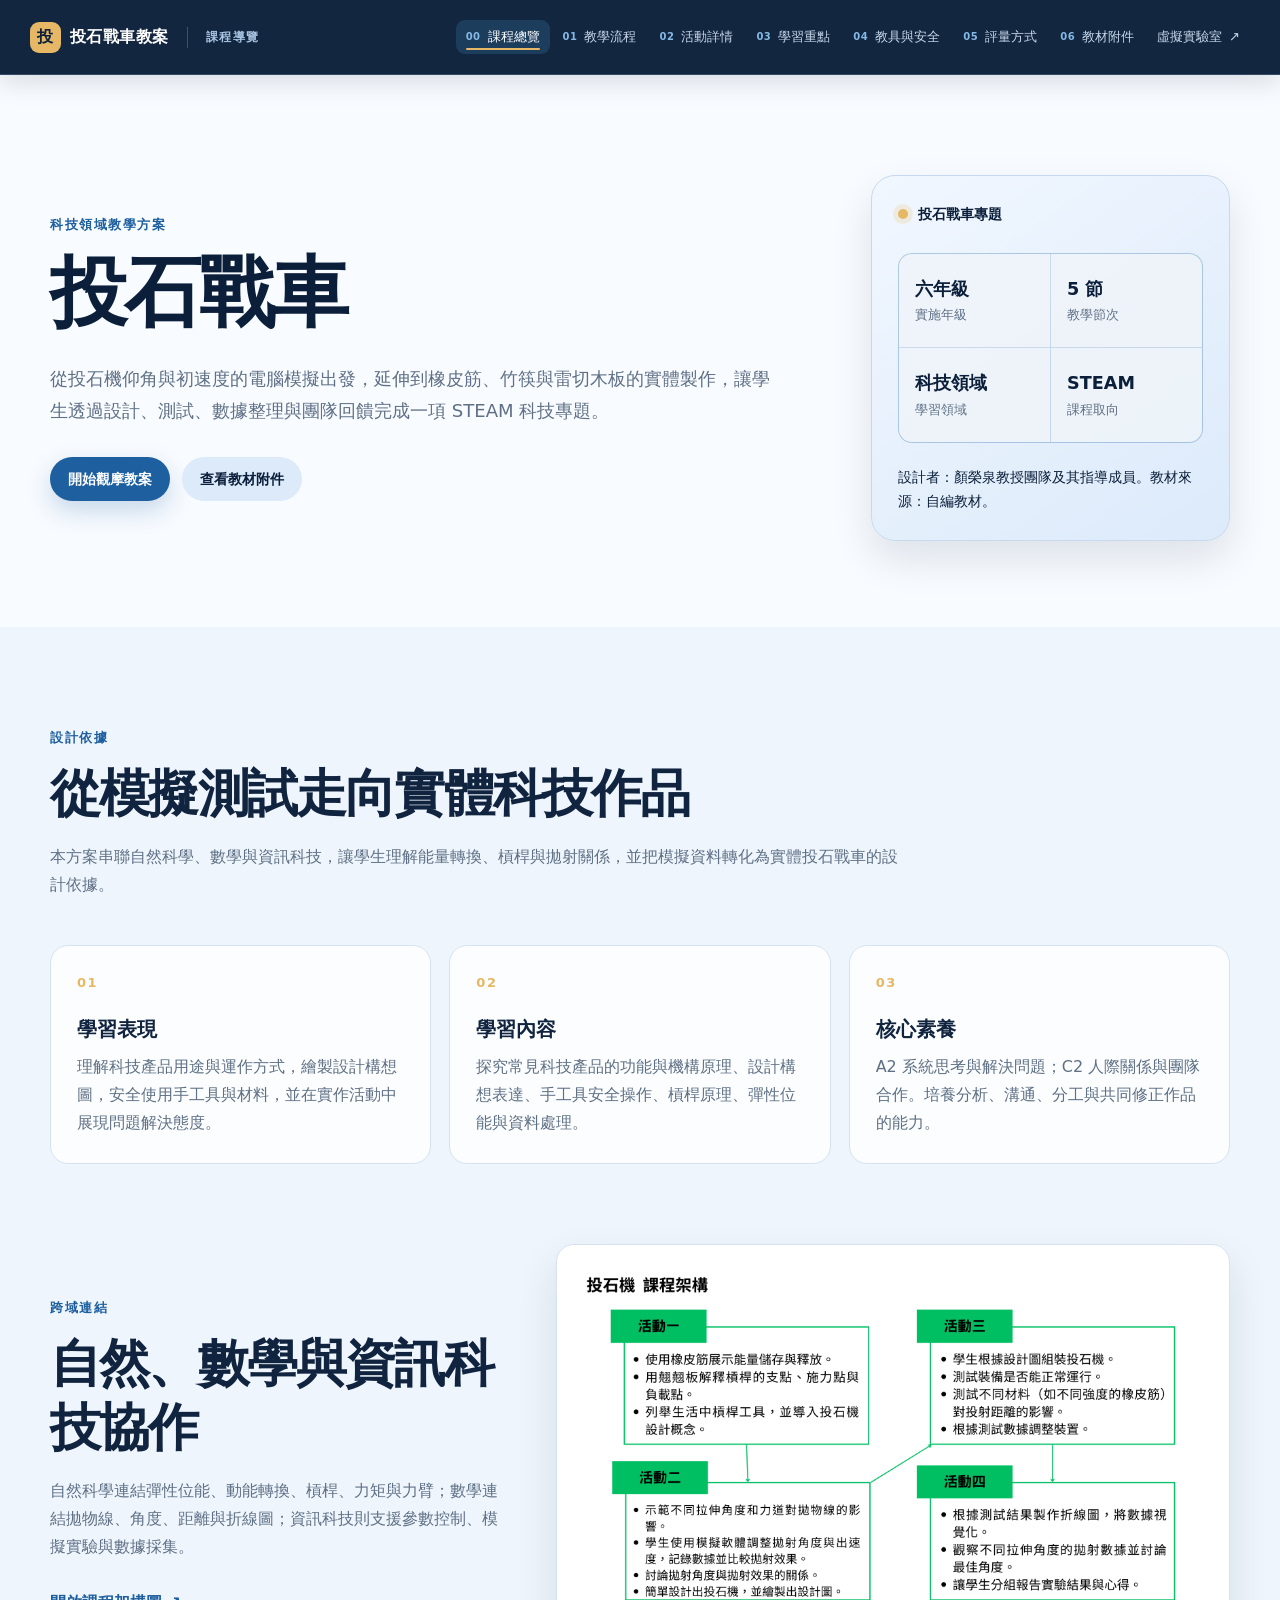
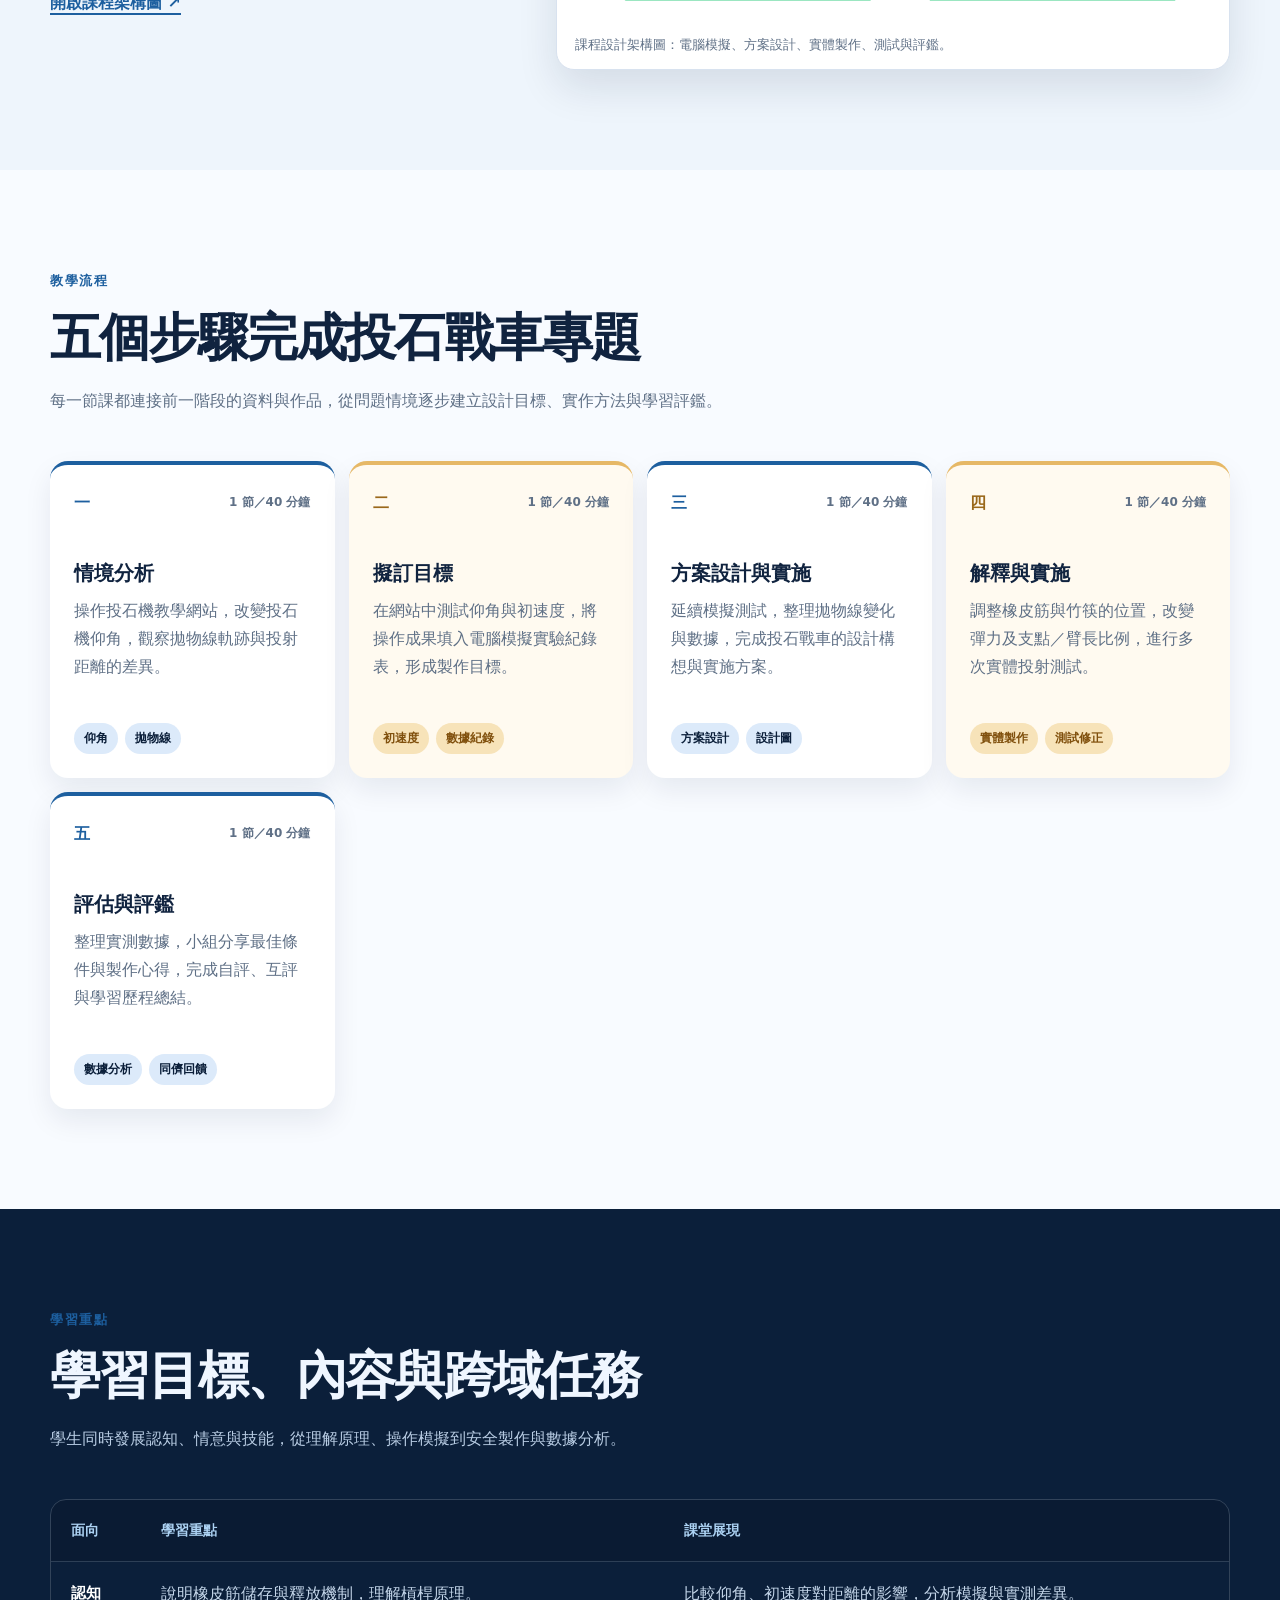
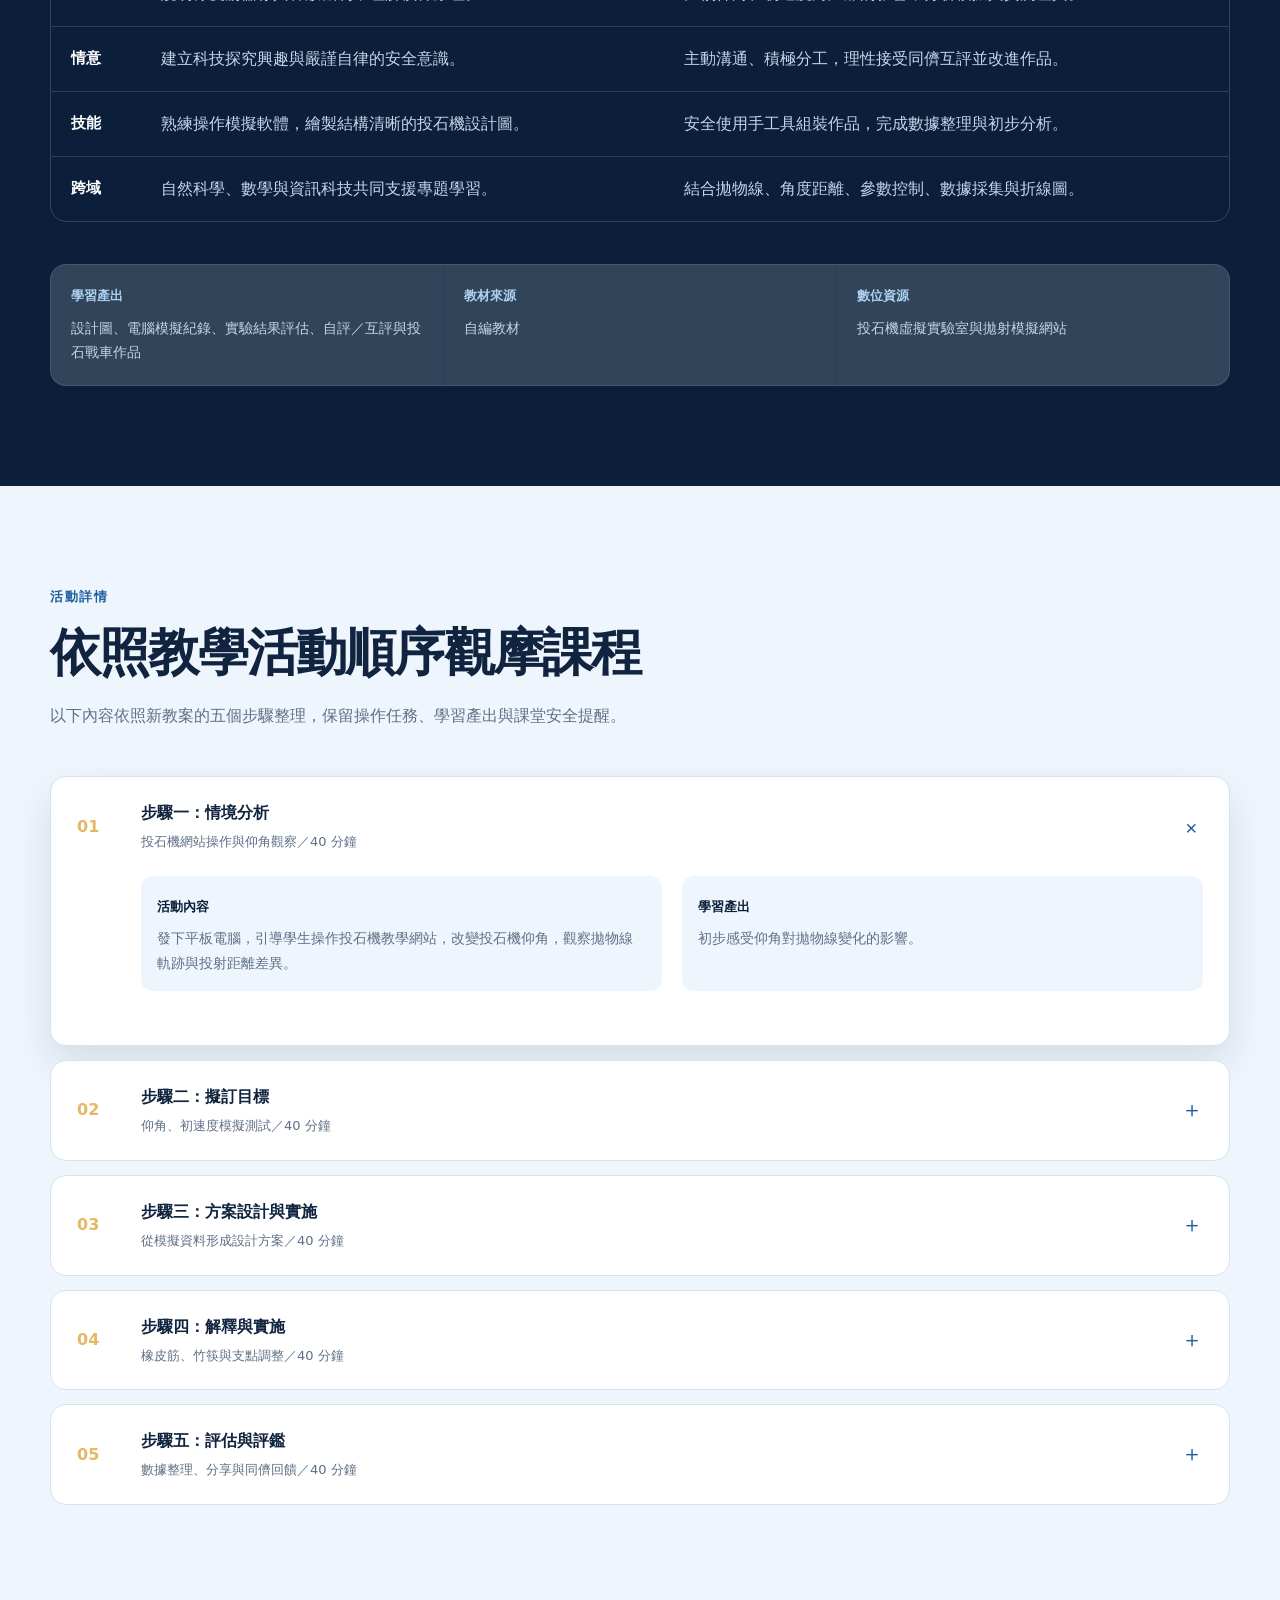
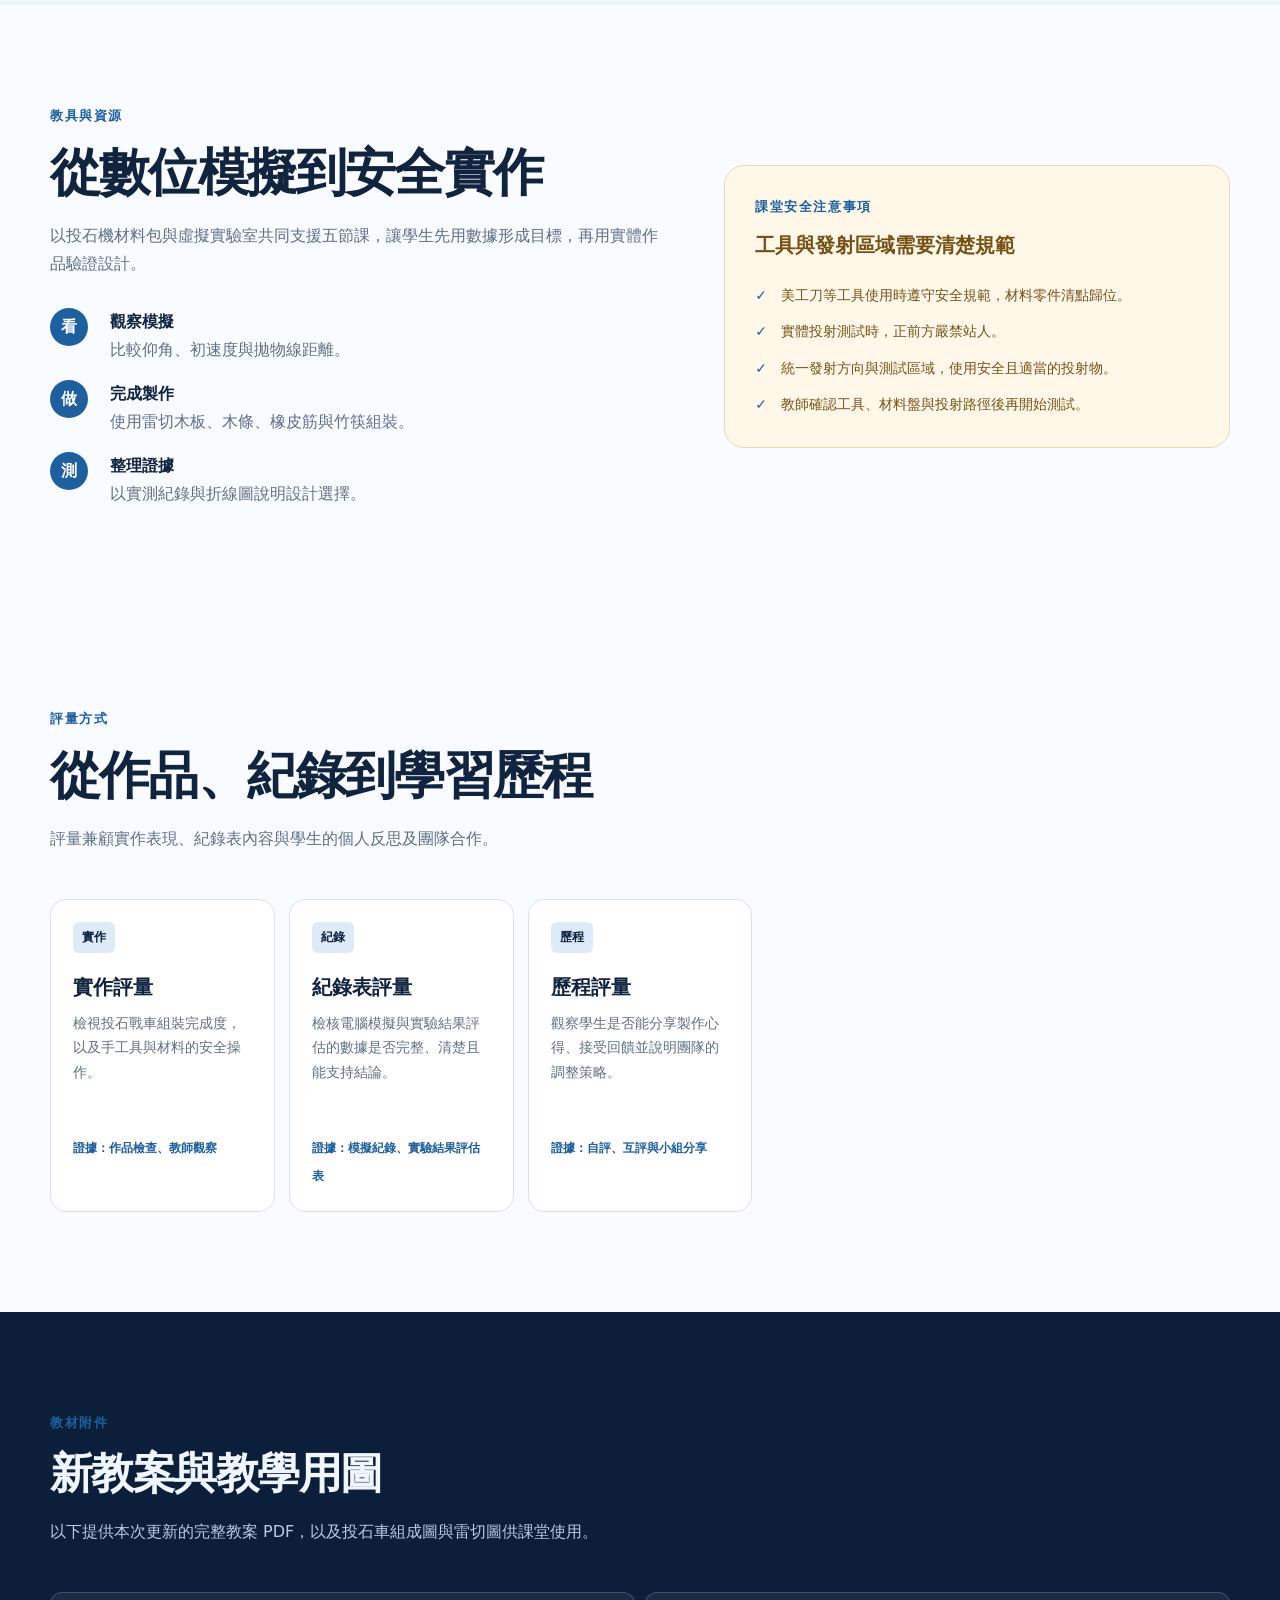
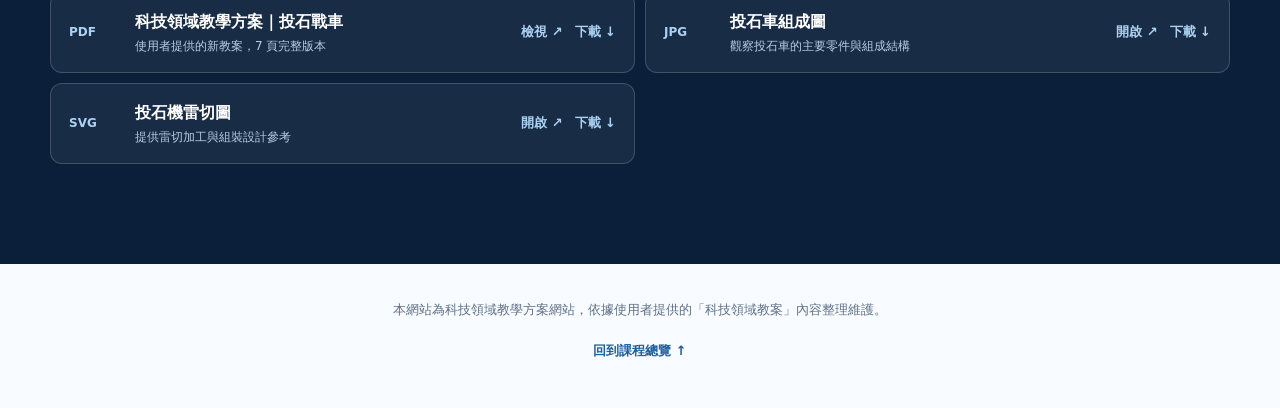
<file: index.html>
<!doctype html>
<html lang="zh-Hant">
  <head>
    <meta charset="utf-8" />
    <meta name="viewport" content="width=device-width, initial-scale=1" />
    <meta name="theme-color" content="#0b1f3a" />
    <link rel="icon" href="favicon.svg" type="image/svg+xml" />
    <meta name="description" content="科技領域教學方案：六年級投石戰車五節課程，結合彈性位能、槓桿、電腦模擬、實體製作與數據分析。" />
    <title>科技領域教學方案｜投石戰車</title>
    <link rel="stylesheet" href="styles.css" />
  </head>
  <body>
    <header class="site-header">
      <div class="nav-shell">
        <a class="brand" href="#overview" aria-label="回到課程總覽"><span class="brand-mark">投</span><span>投石戰車教案</span></a>
        <div class="nav-caption">課程導覽</div>
        <button class="menu-toggle" type="button" aria-expanded="false" aria-controls="main-nav" data-menu-toggle><span class="menu-icon" aria-hidden="true"><i></i><i></i><i></i></span><span>選單</span></button>
        <nav class="main-nav" id="main-nav" aria-label="教材導覽">
          <a class="nav-link active" href="#overview"><span class="nav-index">00</span>課程總覽</a>
          <a class="nav-link" href="#flow"><span class="nav-index">01</span>教學流程</a>
          <a class="nav-link" href="#lesson"><span class="nav-index">02</span>活動詳情</a>
          <a class="nav-link" href="#units"><span class="nav-index">03</span>學習重點</a>
          <a class="nav-link" href="#kit"><span class="nav-index">04</span>教具與安全</a>
          <a class="nav-link" href="#assessment"><span class="nav-index">05</span>評量方式</a>
          <a class="nav-link" href="#worksheets"><span class="nav-index">06</span>教材附件</a>
          <a class="nav-link" href="virtual-lab/">虛擬實驗室 <span aria-hidden="true">↗</span></a>
        </nav>
      </div>
    </header>

    <main>
      <section class="hero section-anchor" id="overview">
        <div class="hero-copy">
          <p class="eyebrow">科技領域教學方案</p>
          <h1>投石戰車</h1>
          <p class="lead">從投石機仰角與初速度的電腦模擬出發，延伸到橡皮筋、竹筷與雷切木板的實體製作，讓學生透過設計、測試、數據整理與團隊回饋完成一項 STEAM 科技專題。</p>
          <div class="hero-actions"><a class="button button-primary" href="#lesson">開始觀摩教案</a><a class="button button-quiet" href="#worksheets">查看教材附件</a></div>
        </div>
        <div class="hero-summary">
          <div class="summary-topline"><span class="dot"></span> 投石戰車專題</div>
          <div class="summary-grid"><div><strong>六年級</strong><span>實施年級</span></div><div><strong>5 節</strong><span>教學節次</span></div><div><strong>科技領域</strong><span>學習領域</span></div><div><strong>STEAM</strong><span>課程取向</span></div></div>
          <p class="summary-note">設計者：顏榮泉教授團隊及其指導成員。教材來源：自編教材。</p>
        </div>
      </section>

      <section class="section section-soft section-anchor" id="overview-details">
        <div class="section-heading"><p class="eyebrow">設計依據</p><h2>從模擬測試走向實體科技作品</h2><p>本方案串聯自然科學、數學與資訊科技，讓學生理解能量轉換、槓桿與拋射關係，並把模擬資料轉化為實體投石戰車的設計依據。</p></div>
        <div class="three-column">
          <article class="info-card"><span class="card-number">01</span><h3>學習表現</h3><p>理解科技產品用途與運作方式，繪製設計構想圖，安全使用手工具與材料，並在實作活動中展現問題解決態度。</p></article>
          <article class="info-card"><span class="card-number">02</span><h3>學習內容</h3><p>探究常見科技產品的功能與機構原理、設計構想表達、手工具安全操作、槓桿原理、彈性位能與資料處理。</p></article>
          <article class="info-card"><span class="card-number">03</span><h3>核心素養</h3><p>A2 系統思考與解決問題；C2 人際關係與團隊合作。培養分析、溝通、分工與共同修正作品的能力。</p></article>
        </div>
        <div class="content-split overview-split">
          <div><p class="eyebrow">跨域連結</p><h2>自然、數學與資訊科技協作</h2><p>自然科學連結彈性位能、動能轉換、槓桿、力矩與力臂；數學連結拋物線、角度、距離與折線圖；資訊科技則支援參數控制、模擬實驗與數據採集。</p><a class="text-link" href="assets/課程設計架構圖_修.png" target="_blank" rel="noreferrer">開啟課程架構圖 ↗</a></div>
          <figure class="diagram-frame"><img src="assets/課程設計架構圖_修.png" alt="投石機課程設計架構圖" /><figcaption>課程設計架構圖：電腦模擬、方案設計、實體製作、測試與評鑑。</figcaption></figure>
        </div>
      </section>

      <section class="section section-anchor" id="flow">
        <div class="section-heading section-heading-narrow"><p class="eyebrow">教學流程</p><h2>五個步驟完成投石戰車專題</h2><p>每一節課都連接前一階段的資料與作品，從問題情境逐步建立設計目標、實作方法與學習評鑑。</p></div>
        <div class="flow-grid">
          <article class="flow-card"><div class="flow-card-head"><span>一</span><span class="time">1 節／40 分鐘</span></div><h3>情境分析</h3><p>操作投石機教學網站，改變投石機仰角，觀察拋物線軌跡與投射距離的差異。</p><div class="tag-row"><span>仰角</span><span>拋物線</span></div></article>
          <article class="flow-card flow-card-accent"><div class="flow-card-head"><span>二</span><span class="time">1 節／40 分鐘</span></div><h3>擬訂目標</h3><p>在網站中測試仰角與初速度，將操作成果填入電腦模擬實驗紀錄表，形成製作目標。</p><div class="tag-row"><span>初速度</span><span>數據紀錄</span></div></article>
          <article class="flow-card"><div class="flow-card-head"><span>三</span><span class="time">1 節／40 分鐘</span></div><h3>方案設計與實施</h3><p>延續模擬測試，整理拋物線變化與數據，完成投石戰車的設計構想與實施方案。</p><div class="tag-row"><span>方案設計</span><span>設計圖</span></div></article>
          <article class="flow-card flow-card-accent"><div class="flow-card-head"><span>四</span><span class="time">1 節／40 分鐘</span></div><h3>解釋與實施</h3><p>調整橡皮筋與竹筷的位置，改變彈力及支點／臂長比例，進行多次實體投射測試。</p><div class="tag-row"><span>實體製作</span><span>測試修正</span></div></article>
          <article class="flow-card"><div class="flow-card-head"><span>五</span><span class="time">1 節／40 分鐘</span></div><h3>評估與評鑑</h3><p>整理實測數據，小組分享最佳條件與製作心得，完成自評、互評與學習歷程總結。</p><div class="tag-row"><span>數據分析</span><span>同儕回饋</span></div></article>
        </div>
      </section>

      <section class="section section-dark section-anchor" id="units">
        <div class="section-heading section-heading-narrow on-dark"><p class="eyebrow">學習重點</p><h2>學習目標、內容與跨域任務</h2><p>學生同時發展認知、情意與技能，從理解原理、操作模擬到安全製作與數據分析。</p></div>
        <div class="table-wrap"><table class="design-table"><thead><tr><th>面向</th><th>學習重點</th><th>課堂展現</th></tr></thead><tbody>
          <tr><th>認知</th><td>說明橡皮筋儲存與釋放機制，理解槓桿原理。</td><td>比較仰角、初速度對距離的影響，分析模擬與實測差異。</td></tr>
          <tr><th>情意</th><td>建立科技探究興趣與嚴謹自律的安全意識。</td><td>主動溝通、積極分工，理性接受同儕互評並改進作品。</td></tr>
          <tr><th>技能</th><td>熟練操作模擬軟體，繪製結構清晰的投石機設計圖。</td><td>安全使用手工具組裝作品，完成數據整理與初步分析。</td></tr>
          <tr><th>跨域</th><td>自然科學、數學與資訊科技共同支援專題學習。</td><td>結合拋物線、角度距離、參數控制、數據採集與折線圖。</td></tr>
        </tbody></table></div>
        <div class="standards-row"><div><strong>學習產出</strong><span>設計圖、電腦模擬紀錄、實驗結果評估、自評／互評與投石戰車作品</span></div><div><strong>教材來源</strong><span>自編教材</span></div><div><strong>數位資源</strong><span>投石機虛擬實驗室與拋射模擬網站</span></div></div>
      </section>

      <section class="section section-soft section-anchor" id="lesson">
        <div class="section-heading"><p class="eyebrow">活動詳情</p><h2>依照教學活動順序觀摩課程</h2><p>以下內容依照新教案的五個步驟整理，保留操作任務、學習產出與課堂安全提醒。</p></div>
        <div class="lesson-list">
          <details class="lesson-panel" open><summary><span class="summary-index">01</span><span><b>步驟一：情境分析</b><small>投石機網站操作與仰角觀察／40 分鐘</small></span><span class="summary-arrow">＋</span></summary><div class="lesson-body"><div class="lesson-meta"><div><b>活動內容</b><p>發下平板電腦，引導學生操作投石機教學網站，改變投石機仰角，觀察拋物線軌跡與投射距離差異。</p></div><div><b>學習產出</b><p>初步感受仰角對拋物線變化的影響。</p></div></div></div></details>
          <details class="lesson-panel"><summary><span class="summary-index">02</span><span><b>步驟二：擬訂目標</b><small>仰角、初速度模擬測試／40 分鐘</small></span><span class="summary-arrow">＋</span></summary><div class="lesson-body"><div class="lesson-meta"><div><b>活動內容</b><p>在網站中進行仰角與初速度模擬測試，將拋物線變化與操作成果完整填寫於「實驗紀錄表－電腦模擬」。</p></div><div><b>學習產出</b><p>彙整數據，作為後續實體投石機製作的目標依據。</p></div></div></div></details>
          <details class="lesson-panel"><summary><span class="summary-index">03</span><span><b>步驟三：方案設計與實施</b><small>從模擬資料形成設計方案／40 分鐘</small></span><span class="summary-arrow">＋</span></summary><div class="lesson-body"><div class="lesson-meta"><div><b>活動內容</b><p>延續仰角與初速度的模擬測試，整理拋物線變化紀錄，確認後續投石戰車的製作目標與設計方案。</p></div><div><b>學習產出</b><p>完成結構清晰、標示明確的投石機設計構想圖。</p></div></div></div></details>
          <details class="lesson-panel"><summary><span class="summary-index">04</span><span><b>步驟四：解釋與實施</b><small>橡皮筋、竹筷與支點調整／40 分鐘</small></span><span class="summary-arrow">＋</span></summary><div class="lesson-body"><div class="lesson-meta"><div><b>活動內容</b><p>改變橡皮筋與竹筷的位置，造成不同的彈力與支點／臂長比例，進行多次實體投射測試，觀察不同投石距離。</p></div><div><b>學習產出</b><p>將測試數據詳細填寫在「實驗結果評估表」。</p></div></div></div></details>
          <details class="lesson-panel"><summary><span class="summary-index">05</span><span><b>步驟五：評估與評鑑</b><small>數據整理、分享與同儕回饋／40 分鐘</small></span><span class="summary-arrow">＋</span></summary><div class="lesson-body"><div class="lesson-meta"><div><b>活動內容</b><p>整理實測數據，小組分享製作心得與最佳拋射條件，完成自評、互評表，總結單元學習歷程。</p></div><div><b>評量證據</b><p>組裝完成度、工具安全操作、模擬與實測紀錄，以及個人學習與團隊合作表達。</p></div></div></div></details>
        </div>
      </section>

      <section class="section section-anchor" id="kit"><div class="content-split kit-split"><div><p class="eyebrow">教具與資源</p><h2>從數位模擬到安全實作</h2><p>以投石機材料包與虛擬實驗室共同支援五節課，讓學生先用數據形成目標，再用實體作品驗證設計。</p><div class="kit-steps"><div><span>看</span><p><b>觀察模擬</b><br />比較仰角、初速度與拋物線距離。</p></div><div><span>做</span><p><b>完成製作</b><br />使用雷切木板、木條、橡皮筋與竹筷組裝。</p></div><div><span>測</span><p><b>整理證據</b><br />以實測紀錄與折線圖說明設計選擇。</p></div></div></div><div class="safety-card"><p class="eyebrow">課堂安全注意事項</p><h3>工具與發射區域需要清楚規範</h3><ul class="check-list"><li>美工刀等工具使用時遵守安全規範，材料零件清點歸位。</li><li>實體投射測試時，正前方嚴禁站人。</li><li>統一發射方向與測試區域，使用安全且適當的投射物。</li><li>教師確認工具、材料盤與投射路徑後再開始測試。</li></ul></div></div></section>

      <section class="section section-anchor" id="assessment"><div class="section-heading"><p class="eyebrow">評量方式</p><h2>從作品、紀錄到學習歷程</h2><p>評量兼顧實作表現、紀錄表內容與學生的個人反思及團隊合作。</p></div><div class="assessment-grid"><article class="rubric-card"><span class="rubric-icon">實作</span><h3>實作評量</h3><p>檢視投石戰車組裝完成度，以及手工具與材料的安全操作。</p><small>證據：作品檢查、教師觀察</small></article><article class="rubric-card"><span class="rubric-icon">紀錄</span><h3>紀錄表評量</h3><p>檢核電腦模擬與實驗結果評估的數據是否完整、清楚且能支持結論。</p><small>證據：模擬紀錄、實驗結果評估表</small></article><article class="rubric-card"><span class="rubric-icon">歷程</span><h3>歷程評量</h3><p>觀察學生是否能分享製作心得、接受回饋並說明團隊的調整策略。</p><small>證據：自評、互評與小組分享</small></article></div></section>

      <section class="section section-dark section-anchor" id="worksheets"><div class="section-heading section-heading-narrow worksheet-heading on-dark"><p class="eyebrow">教材附件</p><h2>新教案與教學用圖</h2><p>以下提供本次更新的完整教案 PDF，以及投石車組成圖與雷切圖供課堂使用。</p></div><div class="resource-list"><div class="resource-item resource-item-with-actions"><span class="file-type">PDF</span><span><b>科技領域教學方案｜投石戰車</b><small>使用者提供的新教案，7 頁完整版本</small></span><span class="resource-actions"><a href="assets/科技領域教案.pdf" target="_blank" rel="noreferrer">檢視 ↗</a><a href="assets/科技領域教案.pdf" download>下載 ↓</a></span></div><div class="resource-item resource-item-with-actions"><span class="file-type">JPG</span><span><b>投石車組成圖</b><small>觀察投石車的主要零件與組成結構</small></span><span class="resource-actions"><a href="assets/投石車組成圖.jpg" target="_blank" rel="noreferrer">開啟 ↗</a><a href="assets/投石車組成圖.jpg" download>下載 ↓</a></span></div><div class="resource-item resource-item-with-actions"><span class="file-type">SVG</span><span><b>投石機雷切圖</b><small>提供雷切加工與組裝設計參考</small></span><span class="resource-actions"><a href="assets/投石機雷切圖V3.svg" target="_blank" rel="noreferrer">開啟 ↗</a><a href="assets/投石機雷切圖V3.svg" download>下載 ↓</a></span></div></div></section>
    </main>
    <footer class="site-footer"><p>本網站為科技領域教學方案網站，依據使用者提供的「科技領域教案」內容整理維護。</p><a href="#overview">回到課程總覽 ↑</a></footer>
    <script src="script.js"></script>
  </body>
</html>
</file>
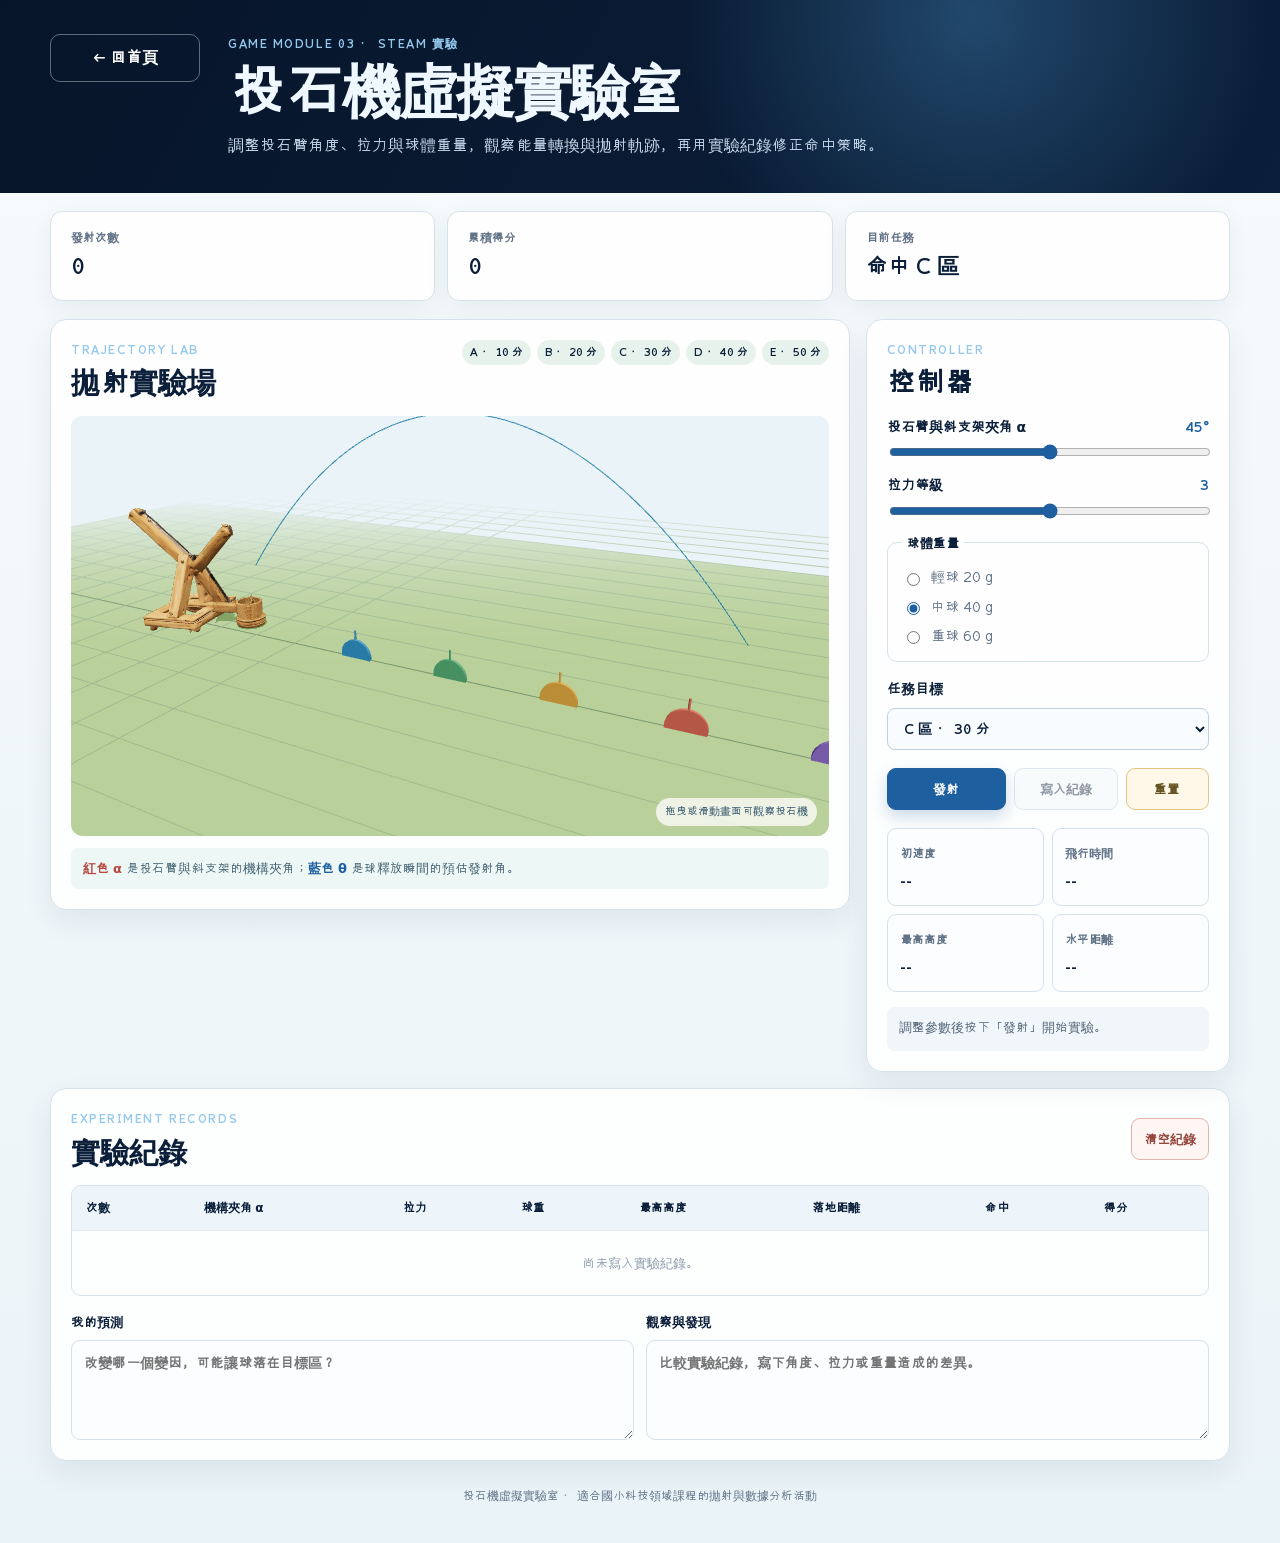
<file: virtual-lab/index.html>
<!doctype html>
<html lang="zh-Hant">
  <head>
    <meta charset="UTF-8" />
    <meta name="viewport" content="width=device-width, initial-scale=1, viewport-fit=cover" />
    <meta name="theme-color" content="#0b1f3a" />
    
    
    
    <script type="module" crossorigin src="./assets/index-BIrASBpL.js"></script>
    <link rel="stylesheet" crossorigin href="./assets/index-DukwyZkr.css">
  <!-- manus:game-sharing:start -->
<title>投石機虛擬實驗室</title>
<link rel="icon" type="image/png" href="./share/2be2dcd0cb2cdec9635c00fc83d997d8a6900a4397a00b84140e696199237974.png">
<link rel="apple-touch-icon" href="./share/2be2dcd0cb2cdec9635c00fc83d997d8a6900a4397a00b84140e696199237974.png">
<meta name="description" content="調整投石臂角度、拉力與球體重量，觀察拋射軌跡、命中目標並完成實驗紀錄。">
<meta property="og:type" content="website">
<meta property="og:title" content="投石機虛擬實驗室">
<meta property="og:description" content="調整投石臂角度、拉力與球體重量，觀察拋射軌跡、命中目標並完成實驗紀錄。">
<meta property="og:url" content="https://catapultlab-xhpoxzyr.manus.game/">
<meta property="og:image" content="https://catapultlab-xhpoxzyr.manus.game/share/ae0547e936280dddaf4de4e1b4cc16c50282f4c86581d211d1f8a7c3ab996bbb.png">
<meta property="og:image:width" content="2560">
<meta property="og:image:height" content="1440">
<meta property="og:image:type" content="image/png">
<meta property="og:image:alt" content="投石機虛擬實驗室">
<meta name="twitter:card" content="summary_large_image">
<meta name="twitter:title" content="投石機虛擬實驗室">
<meta name="twitter:description" content="調整投石臂角度、拉力與球體重量，觀察拋射軌跡、命中目標並完成實驗紀錄。">
<meta name="twitter:image" content="https://catapultlab-xhpoxzyr.manus.game/share/ae0547e936280dddaf4de4e1b4cc16c50282f4c86581d211d1f8a7c3ab996bbb.png">
<meta name="twitter:image:alt" content="投石機虛擬實驗室">
<!-- manus:game-sharing:end -->
</head>
  <body>
    <main class="app-shell">
      <header class="lab-header">
        <a class="back-link" href="../" aria-label="回到課程首頁">← 回首頁</a>
        <div>
          <p class="kicker">GAME MODULE 03 · STEAM 實驗</p>
          <h1>投石機虛擬實驗室</h1>
          <p class="intro">調整投石臂角度、拉力與球體重量，觀察能量轉換與拋射軌跡，再用實驗紀錄修正命中策略。</p>
        </div>
      </header>

      <section class="score-strip" aria-label="實驗摘要">
        <article><span>發射次數</span><strong id="shot-count">0</strong></article>
        <article><span>累積得分</span><strong id="total-score">0</strong></article>
        <article><span>目前任務</span><strong id="mission-label">命中 C 區</strong></article>
      </section>

      <section class="experiment-grid">
        <article class="lab-card trajectory-card">
          <div class="card-heading">
            <div><p class="kicker">TRAJECTORY LAB</p><h2>拋射實驗場</h2></div>
            <div class="target-legend" aria-label="目標區分數">
              <span>A · 10 分</span><span>B · 20 分</span><span>C · 30 分</span><span>D · 40 分</span><span>E · 50 分</span>
            </div>
          </div>
          <div class="scene-wrap"><canvas id="game" aria-label="投石機與拋射軌跡 3D 模擬畫面"></canvas><div class="scene-hint">拖曳或滑動畫面可觀察投石機</div></div>
          <p class="legend-note"><b>紅色 α</b> 是投石臂與斜支架的機構夾角；<b>藍色 θ</b> 是球釋放瞬間的預估發射角。</p>
        </article>

        <aside class="lab-card control-card" aria-label="投石機控制器">
          <div class="card-heading"><div><p class="kicker">CONTROLLER</p><h2>控制器</h2></div></div>
          <label class="range-control"><span>投石臂與斜支架夾角 α <output id="angle-value">45°</output></span><input id="launch-angle" type="range" min="15" max="75" value="45" /></label>
          <label class="range-control"><span>拉力等級 <output id="force-value">3</output></span><input id="pull-force" type="range" min="1" max="5" value="3" /></label>
          <fieldset class="weight-control"><legend>球體重量</legend><label><input type="radio" name="weight" value="0.02" /> <span>輕球 20 g</span></label><label><input type="radio" name="weight" value="0.04" checked /> <span>中球 40 g</span></label><label><input type="radio" name="weight" value="0.06" /> <span>重球 60 g</span></label></fieldset>
          <label class="select-control"><span>任務目標</span><select id="mission-target"><option value="0">A 區 · 10 分</option><option value="1">B 區 · 20 分</option><option value="2" selected>C 區 · 30 分</option><option value="3">D 區 · 40 分</option><option value="4">E 區 · 50 分</option></select></label>
          <div class="action-row"><button class="button button-primary" id="launch-button">發射</button><button class="button" id="record-button" disabled>寫入紀錄</button><button class="button button-quiet" id="reset-button">重置</button></div>
          <div class="metric-grid" aria-live="polite"><div><span>初速度</span><strong id="speed-value">--</strong></div><div><span>飛行時間</span><strong id="time-value">--</strong></div><div><span>最高高度</span><strong id="height-value">--</strong></div><div><span>水平距離</span><strong id="distance-value">--</strong></div></div>
          <p class="result-message" id="result-message" role="status">調整參數後按下「發射」開始實驗。</p>
        </aside>
      </section>

      <section class="lab-card records-card">
        <div class="card-heading records-heading"><div><p class="kicker">EXPERIMENT RECORDS</p><h2>實驗紀錄</h2></div><button class="button button-danger" id="clear-records">清空紀錄</button></div>
        <div class="table-wrap"><table><thead><tr><th>次數</th><th>機構夾角 α</th><th>拉力</th><th>球重</th><th>最高高度</th><th>落地距離</th><th>命中</th><th>得分</th></tr></thead><tbody id="records-body"><tr class="empty-row"><td colspan="8">尚未寫入實驗紀錄。</td></tr></tbody></table></div>
        <div class="reflection-grid"><label><span>我的預測</span><textarea id="prediction" placeholder="改變哪一個變因，可能讓球落在目標區？"></textarea></label><label><span>觀察與發現</span><textarea id="reflection" placeholder="比較實驗紀錄，寫下角度、拉力或重量造成的差異。"></textarea></label></div>
      </section>
      <footer class="lab-footer">投石機虛擬實驗室 · 適合國小科技領域課程的拋射與數據分析活動</footer>
    </main>
  </body>
</html>
</file>
<file: styles.css>
:root {
  --ink: #10233f;
  --muted: #5f7086;
  --line: #d8e2ef;
  --paper: #f8fbff;
  --soft: #eef5fc;
  --mist: #dceafa;
  --navy: #0b1f3a;
  --navy-deep: #07152a;
  --blue: #1d5f9f;
  --blue-light: #4d9bd1;
  --gold: #e6b866;
  --white: #ffffff;
  --radius: 18px;
  --shadow: 0 18px 40px rgba(11, 31, 58, 0.11);
}

* { box-sizing: border-box; }
html { scroll-behavior: smooth; }
body { margin: 0; color: var(--ink); background: var(--paper); font-family: "Noto Sans TC", "Microsoft JhengHei", system-ui, sans-serif; font-size: 16px; line-height: 1.75; }
a { color: inherit; }
button, a { -webkit-tap-highlight-color: transparent; }
.site-header { position: sticky; top: 0; z-index: 10; color: #f5f9ff; background: rgba(11, 31, 58, 0.97); border-bottom: 1px solid rgba(164, 197, 231, 0.22); box-shadow: 0 8px 24px rgba(7, 21, 42, 0.12); backdrop-filter: blur(16px); }
.nav-shell { width: min(1220px, calc(100% - 40px)); margin: 0 auto; min-height: 74px; display: flex; align-items: center; gap: 18px; }
.brand { display: inline-flex; align-items: center; gap: 9px; font-weight: 900; text-decoration: none; white-space: nowrap; letter-spacing: 0.03em; color: #fff; }
.brand-mark { display: grid; place-items: center; width: 31px; height: 31px; border-radius: 9px; color: var(--navy); background: var(--gold); font-weight: 900; }
.nav-caption { padding-left: 18px; border-left: 1px solid rgba(164, 197, 231, 0.28); color: #a9c4e2; font-size: 12px; font-weight: 800; letter-spacing: .12em; white-space: nowrap; }
.main-nav { display: flex; align-items: center; justify-content: flex-end; gap: 3px; flex: 1; }
.nav-link { position: relative; display: inline-flex; align-items: center; gap: 7px; padding: 9px 10px; border-radius: 9px; color: #c7d7ea; text-decoration: none; font-size: 13px; line-height: 1.3; transition: background .2s, color .2s, transform .2s; white-space: nowrap; }
.nav-link:hover, .nav-link.active { color: #fff; background: rgba(77, 155, 209, 0.2); }
.nav-link.active::after { content: ""; position: absolute; right: 10px; bottom: 4px; left: 10px; height: 2px; border-radius: 99px; background: var(--gold); }
.nav-index { color: #84b8e5; font-size: 10px; font-weight: 900; letter-spacing: .05em; }
.nav-link-external { color: #f1d18c; }
.menu-toggle { border: 1px solid rgba(230, 184, 102, .8); border-radius: 999px; color: #f5d99c; background: transparent; font: inherit; font-size: 13px; white-space: nowrap; cursor: pointer; }
.menu-toggle { display: none; align-items: center; gap: 8px; padding: 8px 12px; }
.menu-icon { display: grid; gap: 3px; }
.menu-icon i { display: block; width: 15px; height: 2px; border-radius: 2px; background: currentColor; }
.section-anchor { scroll-margin-top: 100px; }
.hero { width: min(1180px, calc(100% - 40px)); margin: 0 auto; padding: 100px 0 86px; display: grid; grid-template-columns: minmax(0, 1.35fr) minmax(340px, .65fr); gap: 76px; align-items: center; }
.eyebrow { margin: 0 0 12px; color: var(--blue); font-size: 13px; font-weight: 900; letter-spacing: .12em; }
h1, h2, h3, p { margin-top: 0; }
h1 { max-width: 820px; margin-bottom: 26px; color: var(--navy); font-size: clamp(2.65rem, 6vw, 5rem); line-height: 1.15; letter-spacing: -.04em; }
h2 { margin-bottom: 18px; font-size: clamp(2rem, 4vw, 3.25rem); line-height: 1.25; letter-spacing: -.035em; }
h3 { margin-bottom: 10px; font-size: 1.25rem; line-height: 1.4; }
.lead { max-width: 720px; margin-bottom: 30px; color: var(--muted); font-size: 1.13rem; }
.hero-actions { display: flex; gap: 12px; flex-wrap: wrap; }
.button { display: inline-flex; align-items: center; justify-content: center; min-height: 44px; padding: 10px 18px; border-radius: 999px; text-decoration: none; font-weight: 800; font-size: 14px; transition: transform .2s, background .2s, color .2s; }
.button:hover { transform: translateY(-2px); }
.button-primary { color: var(--white); background: var(--blue); box-shadow: 0 10px 24px rgba(29,95,159,.22); }
.button-primary:hover { background: var(--navy); }
.button-quiet { color: var(--navy); background: var(--mist); }
.button-outline { color: #fff; border: 1px solid rgba(255,255,255,.52); }
.button-outline:hover { color: var(--navy); background: #fff; }
.hero-summary { padding: 26px; border: 1px solid #c6d9ee; border-radius: 24px; background: linear-gradient(145deg, #f1f7ff, #dceafa); box-shadow: var(--shadow); }
.summary-topline { display: flex; align-items: center; gap: 10px; margin-bottom: 26px; color: var(--navy); font-size: 14px; font-weight: 900; }
.dot { width: 10px; height: 10px; border-radius: 50%; background: var(--gold); box-shadow: 0 0 0 5px rgba(230,184,102,.2); }
.summary-grid { display: grid; grid-template-columns: 1fr 1fr; gap: 1px; overflow: hidden; border: 1px solid rgba(29,95,159,.16); border-radius: 14px; background: rgba(29,95,159,.16); }
.summary-grid div { padding: 20px 16px; background: rgba(255,255,255,.7); }
.summary-grid strong, .summary-grid span { display: block; }
.summary-grid strong { color: var(--navy); font-size: 1.1rem; }
.summary-grid span { color: var(--muted); font-size: 13px; }
.summary-note { margin: 22px 0 0; color: var(--navy); font-size: 14px; }
.section { padding: 100px max(20px, calc((100% - 1180px) / 2)); }
.section-soft { background: var(--soft); }
.section-dark { color: #eff6ff; background: var(--navy); }
.section-heading { max-width: 850px; margin-bottom: 46px; }
.section-heading p:not(.eyebrow) { color: var(--muted); }
.on-dark p:not(.eyebrow) { color: #b9cde4; }
.section-heading-narrow { max-width: 730px; }
.worksheet-heading { max-width: none; }
.worksheet-heading h2 { white-space: nowrap; font-size: clamp(1rem, 4.6vw, 2.7rem); }
.three-column { display: grid; grid-template-columns: repeat(3, 1fr); gap: 18px; }
.info-card { padding: 26px; border: 1px solid var(--line); border-radius: var(--radius); background: rgba(255,255,255,.78); }
.info-card p { margin-bottom: 0; color: var(--muted); }
.card-number { display: block; margin-bottom: 20px; color: var(--gold); font-size: 13px; font-weight: 900; letter-spacing: .12em; }
.content-split { display: grid; grid-template-columns: minmax(0, 0.8fr) minmax(0, 1.2fr); gap: 56px; align-items: center; }
.overview-split { margin-top: 80px; }
.overview-split p:not(.eyebrow) { color: var(--muted); }
.text-link { display: inline-block; margin-top: 12px; color: var(--blue); font-weight: 900; text-decoration-thickness: 2px; text-underline-offset: 5px; }
.diagram-frame { margin: 0; padding: 10px; border: 1px solid var(--line); border-radius: 18px; background: #fff; box-shadow: var(--shadow); }
.diagram-frame img { display: block; width: 100%; border-radius: 10px; }
.diagram-frame figcaption { padding: 12px 8px 2px; color: var(--muted); font-size: 13px; }
.flow-grid { display: grid; grid-template-columns: repeat(4, 1fr); gap: 14px; }
.flow-card { min-height: 300px; padding: 24px; border-top: 4px solid var(--blue); border-radius: var(--radius); background: #fff; box-shadow: 0 12px 28px rgba(11,31,58,.08); }
.flow-card-accent { border-top-color: var(--gold); background: #fffaf0; }
.flow-card-head { display: flex; align-items: center; justify-content: space-between; margin-bottom: 42px; color: var(--blue); font-weight: 900; }
.flow-card-accent .flow-card-head { color: #9a681b; }
.time { color: var(--muted); font-size: 12px; font-weight: 700; }
.flow-card p { min-height: 110px; color: var(--muted); }
.tag-row { display: flex; gap: 7px; flex-wrap: wrap; }
.tag-row span { padding: 5px 10px; border-radius: 999px; color: var(--navy); background: var(--mist); font-size: 12px; font-weight: 800; }
.flow-card-accent .tag-row span { color: #80500d; background: #f7e3b9; }
.table-wrap { overflow-x: auto; border: 1px solid rgba(255,255,255,.16); border-radius: 16px; }
.design-table { width: 100%; min-width: 760px; border-collapse: collapse; text-align: left; }
.design-table th, .design-table td { padding: 18px 20px; border-bottom: 1px solid rgba(255,255,255,.14); vertical-align: top; }
.design-table thead th { color: #acd2f3; background: rgba(0,0,0,.12); font-size: 14px; }
.design-table tbody tr:last-child th, .design-table tbody tr:last-child td { border-bottom: 0; }
.design-table tbody th { color: #fff; font-size: 15px; }
.design-table tbody td { color: #c3d5e9; }
.standards-row { display: grid; grid-template-columns: repeat(3, 1fr); gap: 1px; margin-top: 42px; border: 1px solid rgba(255,255,255,.14); border-radius: 16px; overflow: hidden; background: rgba(255,255,255,.13); }
.standards-row div { padding: 20px; background: rgba(255,255,255,.04); }
.standards-row strong, .standards-row span { display: block; }
.standards-row strong { margin-bottom: 8px; color: #acd2f3; font-size: 13px; }
.standards-row span { color: #c3d5e9; font-size: 14px; }
.lesson-list { display: grid; gap: 14px; }
.lesson-panel { border: 1px solid var(--line); border-radius: 16px; background: #fff; overflow: hidden; }
.lesson-panel[open] { box-shadow: var(--shadow); }
.lesson-panel summary { display: grid; grid-template-columns: 48px 1fr 28px; align-items: center; gap: 16px; padding: 22px 26px; cursor: pointer; list-style: none; }
.lesson-panel summary::-webkit-details-marker { display: none; }
.summary-index { color: var(--gold); font-weight: 900; }
.lesson-panel summary b, .lesson-panel summary small { display: block; }
.lesson-panel summary small { margin-top: 4px; color: var(--muted); font-size: 13px; }
.summary-arrow { color: var(--blue); font-size: 22px; text-align: right; }
.lesson-panel[open] .summary-arrow { transform: rotate(45deg); }
.lesson-body { padding: 0 26px 28px 90px; }
.lesson-meta { display: grid; grid-template-columns: 1fr 1fr; gap: 20px; margin-bottom: 26px; }
.lesson-meta div { padding: 16px; border-radius: 12px; background: var(--soft); }
.lesson-meta b { color: var(--navy); font-size: 13px; }
.lesson-meta p { margin: 6px 0 0; color: var(--muted); font-size: 14px; }
.step-list { display: grid; gap: 12px; margin: 0; padding-left: 20px; }
.step-list li { padding-left: 8px; }
.step-list b, .step-list span { display: block; }
.step-list b { color: var(--ink); }
.step-list span { color: var(--muted); font-size: 14px; }
.assessment-note { margin: 26px 0 0; padding-top: 18px; border-top: 1px solid var(--line); color: var(--muted); font-size: 14px; }
.kit-split { grid-template-columns: 1.1fr .9fr; }
.kit-split > div:first-child > p:not(.eyebrow) { max-width: 650px; color: var(--muted); }
.kit-steps { display: grid; gap: 16px; margin-top: 30px; }
.kit-steps > div { display: grid; grid-template-columns: 44px 1fr; gap: 16px; align-items: start; }
.kit-steps span { display: grid; place-items: center; width: 38px; height: 38px; border-radius: 50%; color: #fff; background: var(--blue); font-weight: 900; }
.kit-steps p { margin: 0; color: var(--muted); }
.kit-steps b { color: var(--ink); }
.safety-card { padding: 30px; border: 1px solid #efd8a6; border-radius: 20px; background: #fff8e9; }
.safety-card h3 { color: #765116; }
.check-list { display: grid; gap: 12px; margin: 24px 0 0; padding: 0; list-style: none; color: #765116; }
.check-list li { position: relative; padding-left: 26px; font-size: 14px; }
.check-list li::before { content: "✓"; position: absolute; left: 0; color: var(--blue); font-weight: 900; }
.assessment-grid { display: grid; grid-template-columns: repeat(5, 1fr); gap: 14px; }
.rubric-card { padding: 22px; border: 1px solid var(--line); border-radius: 16px; background: #fff; }
.rubric-icon { display: inline-flex; padding: 5px 9px; border-radius: 6px; color: var(--navy); background: var(--mist); font-size: 12px; font-weight: 900; }
.rubric-card h3 { margin-top: 20px; }
.rubric-card p { min-height: 108px; color: var(--muted); font-size: 14px; }
.rubric-card small { color: var(--blue); font-size: 12px; font-weight: 800; }
.assessment-link-row { display: flex; gap: 12px; margin-top: 26px; flex-wrap: wrap; }
.resource-list { display: grid; grid-template-columns: 1fr 1fr; gap: 10px; }
.resource-item { display: grid; grid-template-columns: 52px 1fr auto; gap: 14px; align-items: center; padding: 15px 18px; border: 1px solid rgba(255,255,255,.18); border-radius: 12px; color: #fff; background: rgba(255,255,255,.06); text-decoration: none; }
.resource-item:hover { background: rgba(255,255,255,.13); }
.file-type { color: #acd2f3; font-size: 12px; font-weight: 900; }
.resource-item b, .resource-item small { display: block; }
.resource-item small { color: #b9cde4; font-size: 12px; }
.resource-item > span:last-child { color: #acd2f3; font-size: 13px; white-space: nowrap; }
.resource-actions { display: flex; align-items: center; gap: 12px; }
.resource-actions a { color: #acd2f3; font-size: 13px; font-weight: 800; text-decoration: none; }
.resource-actions a:hover { color: #fff; }
.site-footer { width: min(1180px, calc(100% - 40px)); margin: 0 auto; padding: 34px 0 46px; color: var(--muted); font-size: 13px; text-align: center; }
.site-footer p { max-width: 900px; margin: 0 auto; line-height: 1.8; }
.site-footer a { display: inline-block; margin-top: 18px; color: var(--blue); font-weight: 800; text-decoration: none; white-space: nowrap; }
@media (max-width: 1120px) {
  .nav-shell { flex-wrap: wrap; gap: 12px; padding: 13px 0; }
  .brand { margin-right: auto; }
  .nav-caption { display: none; }
  .menu-toggle { display: inline-flex; }
  .main-nav { order: 4; flex-basis: 100%; justify-content: flex-start; display: none; padding: 8px; border: 1px solid rgba(164,197,231,.2); border-radius: 14px; background: rgba(7,21,42,.58); }
  .main-nav.is-open { display: grid; grid-template-columns: repeat(3, 1fr); }
  .nav-link { padding: 12px 10px; }
  .hero { grid-template-columns: 1fr; gap: 42px; padding-top: 72px; }
  .flow-grid { grid-template-columns: 1fr 1fr; }
  .assessment-grid { grid-template-columns: repeat(3, 1fr); }
  .rubric-card p { min-height: auto; }
}
@media (max-width: 680px) {
  .nav-shell, .hero, .site-footer { width: min(100% - 28px, 1180px); }
  .site-header { position: sticky; }
  .menu-toggle { padding: 8px 10px; font-size: 12px; }
  .main-nav.is-open { grid-template-columns: 1fr 1fr; gap: 3px; }
  .nav-link { min-height: 44px; font-size: 13px; }
  .nav-link-external { grid-column: 1 / -1; }
  .section { padding: 72px 14px; }
  h1 { font-size: clamp(2.4rem, 12vw, 3.7rem); }
  .lead { font-size: 1rem; }
  .hero-summary { padding: 20px; }
  .three-column, .content-split, .kit-split, .flow-grid, .assessment-grid, .resource-list, .standards-row { grid-template-columns: 1fr; }
  .overview-split { margin-top: 54px; }
  .lesson-panel summary { grid-template-columns: 34px 1fr 24px; padding: 18px; gap: 10px; }
  .lesson-body { padding: 0 18px 22px 62px; }
  .lesson-meta { grid-template-columns: 1fr; gap: 10px; }
  .resource-item { grid-template-columns: 45px 1fr; align-items: start; }
  .resource-item > span:last-child, .resource-actions { grid-column: 2; justify-content: flex-start; }
  .site-footer { width: min(100% - 28px, 1180px); }
}
@media print {
  .site-header, .hero-actions, .assessment-link-row { display: none !important; }
  .hero, .section { padding: 28px 0; }
  .section-dark { color: #10233f; background: #fff; }
  .on-dark p:not(.eyebrow), .design-table tbody td, .standards-row span { color: #5f7086; }
  .design-table thead th { color: #10233f; background: #eef5fc; }
  .design-table th, .design-table td, .standards-row { border-color: #d8e2ef; }
  .standards-row div { background: #fff; }
  .standards-row strong, .design-table tbody th { color: #10233f; }
  .lesson-panel:not([open]) { display: block; }
  .lesson-body { display: block; }
  a { text-decoration: none; }
}
</file>
<file: virtual-lab/assets/index-DukwyZkr.css>
@font-face{font-family:ManusCC0;src:url(../fonts/ManusCC0-Regular.ttf)format("truetype");font-weight:400;font-display:swap}@font-face{font-family:ManusCC0;src:url(../fonts/ManusCC0-Medium.ttf)format("truetype");font-weight:500;font-display:swap}@font-face{font-family:ManusCC0;src:url(../fonts/ManusCC0-Bold.ttf)format("truetype");font-weight:700;font-display:swap}@font-face{font-family:ManusCC0 Sans CJK SC;src:url(../fonts/ManusCC0SansCJKSC-Regular.woff2)format("woff2");font-weight:400;font-display:swap}:root{--navy:#0b1f3a;--navy-deep:#07152a;--blue:#1d5f9f;--blue-light:#4d9bd1;--sky:#eaf3f7;--line:#d6e2eb;--ink:#10233f;--muted:#617287;--gold:#e6b866;--green:#4f8f63;--red:#b95d4c;--white:#fff;--body:"ManusCC0 Sans CJK SC", "ManusCC0", system-ui, sans-serif}*{box-sizing:border-box}html{background:var(--sky)}body{min-width:320px;color:var(--ink);background:var(--sky);font-family:var(--body);margin:0;line-height:1.6}button,input,select,textarea{font:inherit;-webkit-tap-highlight-color:transparent}button{cursor:pointer}.app-shell{background:linear-gradient(180deg, #f6fbfd 0%, var(--sky) 100%);min-height:100vh}.lab-header{color:#eff7ff;background:radial-gradient(circle at 76% 8%, #4d9bd159, transparent 30%), linear-gradient(120deg, var(--navy-deep), var(--navy));grid-template-columns:150px minmax(0,1fr);align-items:center;gap:28px;padding:34px max(22px,50% - 590px);display:grid}.back-link{color:#fff;border:1px solid #ffffff5c;border-radius:10px;justify-content:center;align-self:start;padding:10px 14px;font-weight:700;text-decoration:none;transition:background .2s,transform .2s;display:inline-flex}.back-link:hover{background:#ffffff1f;transform:translateY(-2px)}.kicker{color:#94c8ed;letter-spacing:.13em;margin:0 0 5px;font-size:12px;font-weight:900}h1,h2,p{margin-top:0}h1{letter-spacing:-.035em;margin-bottom:10px;font-size:clamp(2rem,5vw,3.7rem);line-height:1.1}h2{color:var(--navy);margin-bottom:0;font-size:clamp(1.3rem,2.5vw,1.8rem);line-height:1.25}.intro{color:#c5d7e9;max-width:780px;margin:0;font-size:1rem}.score-strip{grid-template-columns:repeat(3,1fr);gap:12px;width:min(1180px,100% - 44px);margin:18px auto;display:grid}.score-strip article{border:1px solid var(--line);background:#ffffffe0;border-radius:12px;flex-direction:column;gap:2px;padding:16px 20px;display:flex;box-shadow:0 8px 24px #0b1f3a0f}.score-strip span,.metric-grid span{color:var(--muted);font-size:12px;font-weight:700}.score-strip strong{color:var(--navy);font-size:1.35rem}.experiment-grid{grid-template-columns:minmax(0,1.58fr) minmax(300px,.72fr);align-items:start;gap:16px;width:min(1180px,100% - 44px);margin:0 auto;display:grid}.lab-card{border:1px solid var(--line);background:#ffffffe6;border-radius:16px;box-shadow:0 12px 30px #0b1f3a12}.trajectory-card,.control-card{padding:20px}.card-heading{justify-content:space-between;align-items:flex-start;gap:16px;margin-bottom:16px;display:flex}.target-legend{flex-wrap:wrap;justify-content:flex-end;gap:6px;display:flex}.target-legend span{color:var(--navy);white-space:nowrap;background:#e8f2ec;border-radius:999px;padding:4px 8px;font-size:11px;font-weight:800}.scene-wrap{background:#dcecf0;border-radius:12px;min-height:420px;position:relative;overflow:hidden}#game{width:100%;height:420px;display:block}.scene-hint{color:#34546a;pointer-events:none;background:#ffffffbf;border-radius:999px;padding:5px 9px;font-size:11px;position:absolute;bottom:10px;right:12px}.legend-note{color:#456474;background:#edf7f5;border-radius:8px;margin:12px 0 0;padding:10px 12px;font-size:13px}.legend-note b:first-child{color:#b7473f}.legend-note b:last-child{color:var(--blue)}.range-control,.select-control{color:var(--navy);gap:8px;margin-bottom:16px;font-size:14px;font-weight:800;display:grid}.range-control span,.select-control span{justify-content:space-between;gap:12px;display:flex}output{color:var(--blue);font-variant-numeric:tabular-nums}input[type=range]{width:100%;height:8px;accent-color:var(--blue);cursor:pointer}.weight-control{border:1px solid var(--line);border-radius:10px;gap:7px;margin:0 0 16px;padding:13px 14px;display:grid}.weight-control legend{color:var(--navy);padding:0 5px;font-size:13px;font-weight:800}.weight-control label{color:var(--muted);align-items:center;gap:8px;font-size:14px;display:flex}.weight-control input{accent-color:var(--blue)}select{width:100%;color:var(--navy);background:#f9fcff;border:1px solid #bfd0de;border-radius:8px;padding:10px 12px}.action-row{grid-template-columns:1.15fr 1fr .8fr;gap:8px;margin:18px 0;display:grid}.button{min-height:42px;color:var(--navy);background:#f4f8fb;border:1px solid #b7ccdd;border-radius:9px;padding:9px 12px;font-size:13px;font-weight:800;transition:transform .2s,background .2s,color .2s,border-color .2s}.button:hover:not(:disabled){border-color:var(--blue);background:#e7f2fb;transform:translateY(-2px)}.button:disabled{cursor:not-allowed;opacity:.45}.button-primary{border-color:var(--blue);color:#fff;background:var(--blue);box-shadow:0 7px 15px #1d5f9f38}.button-primary:hover:not(:disabled){color:#fff;background:var(--navy)}.button-quiet{color:#665322;background:#fff8e8;border-color:#e3c685}.button-danger{color:#93473d;background:#fff6f4;border-color:#e2b4ad}.metric-grid{grid-template-columns:1fr 1fr;gap:8px;display:grid}.metric-grid div{border:1px solid var(--line);background:#fbfdff;border-radius:9px;padding:11px 12px}.metric-grid strong{color:var(--navy);margin-top:3px;font-size:1rem;display:block}.result-message{color:#53677a;background:#f1f6fa;border-radius:8px;min-height:44px;margin:15px 0 0;padding:10px 12px;font-size:13px}.result-message[data-kind=success]{color:#2b6b42;background:#e8f4eb}.result-message[data-kind=warning]{color:#8d5c19;background:#fff3dc}.records-card{width:min(1180px,100% - 44px);margin:16px auto 0;padding:20px}.records-heading{align-items:center}.table-wrap{border:1px solid var(--line);border-radius:10px;overflow-x:auto}table{border-collapse:collapse;text-align:left;width:100%;min-width:760px;font-size:13px}th,td{vertical-align:middle;border-bottom:1px solid #e4ecf2;padding:12px 14px}thead th{color:var(--navy);white-space:nowrap;background:#edf5fa;font-size:12px}tbody tr:last-child td{border-bottom:0}tbody td{color:var(--muted)}.empty-row td{text-align:center;color:#8a9aac;padding:22px}.hit{font-weight:800;color:var(--green)!important}.miss{color:var(--red)!important}.reflection-grid{grid-template-columns:1fr 1fr;gap:12px;margin-top:16px;display:grid}.reflection-grid label{color:var(--navy);gap:7px;font-size:13px;font-weight:800;display:grid}textarea{resize:vertical;border:1px solid var(--line);width:100%;min-height:100px;color:var(--ink);background:#fbfdff;border-radius:9px;outline:none;padding:11px 12px;font-size:14px}textarea:focus,select:focus,input:focus-visible{border-color:var(--blue);outline:none;box-shadow:0 0 0 3px #1d5f9f26}.lab-footer{width:min(1180px,100% - 44px);color:var(--muted);text-align:center;margin:0 auto;padding:25px 0 38px;font-size:12px}@media (max-width:900px){.lab-header{grid-template-columns:1fr;gap:14px}.back-link{justify-self:start}.experiment-grid{grid-template-columns:1fr}.control-card{order:-1}.scene-wrap,#game{height:360px;min-height:360px}}@media (max-width:620px){.lab-header{padding:24px 16px}.score-strip,.experiment-grid,.records-card,.lab-footer{width:min(100% - 24px,1180px)}.score-strip{gap:7px}.score-strip article{padding:12px 10px}.score-strip strong{font-size:1rem}.trajectory-card,.control-card,.records-card{padding:14px}.card-heading{display:block}.target-legend{justify-content:flex-start;margin-top:12px}.action-row{grid-template-columns:1fr 1fr}.action-row .button-primary{grid-column:1/-1}.reflection-grid{grid-template-columns:1fr}.scene-wrap,#game{height:300px;min-height:300px}h1{font-size:2.2rem}}
</file>
